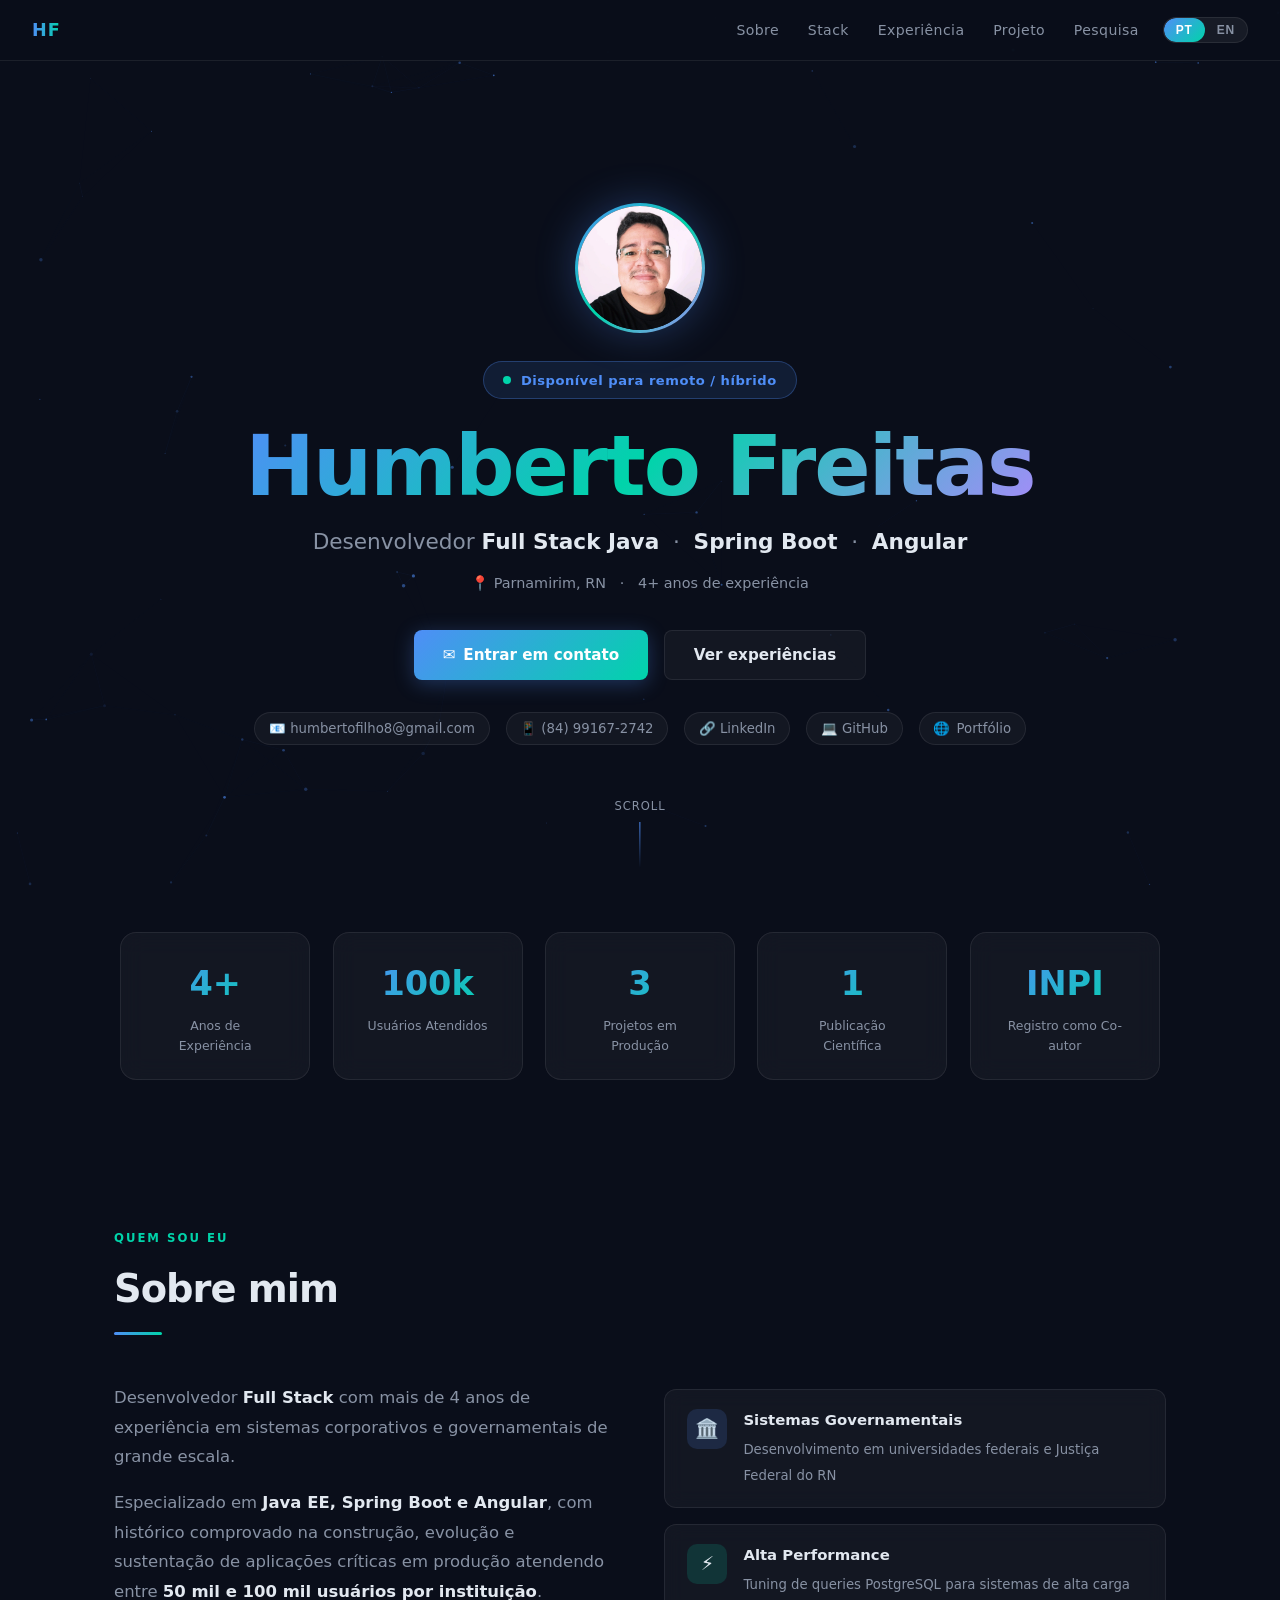
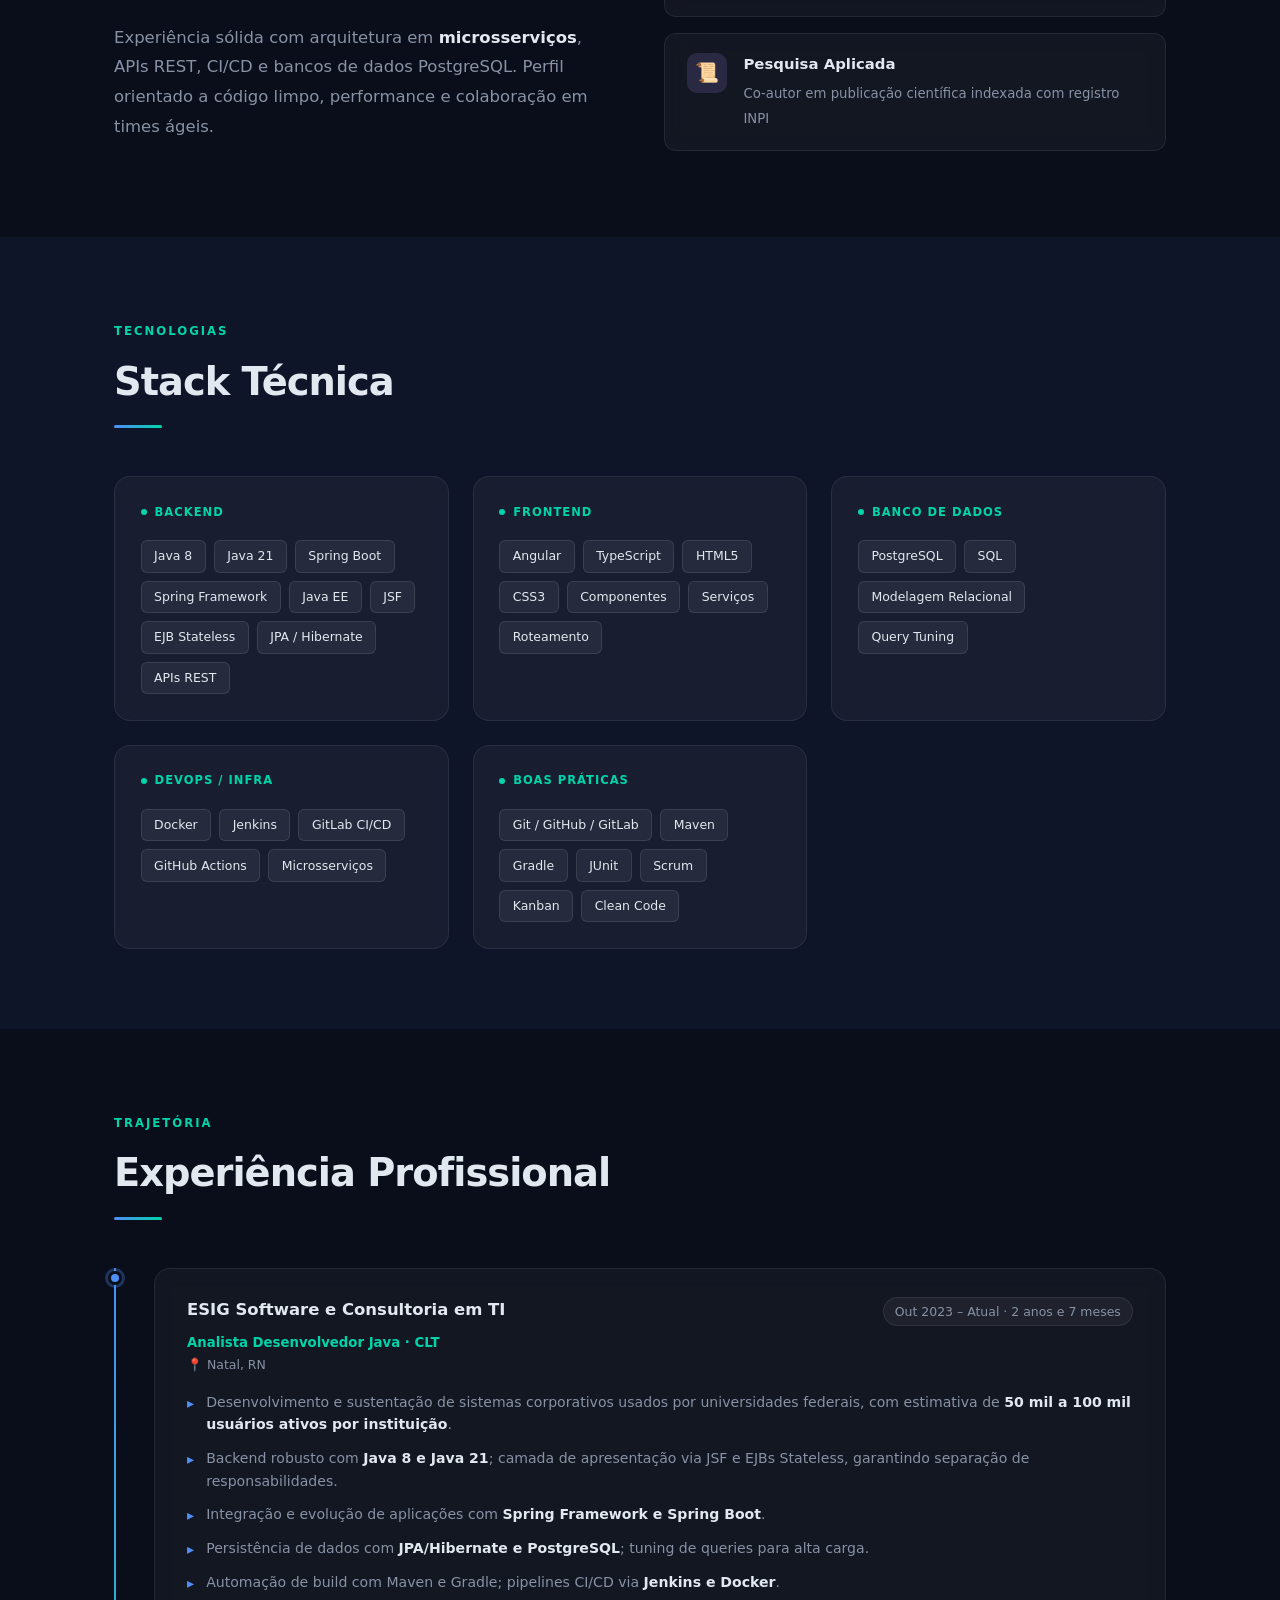
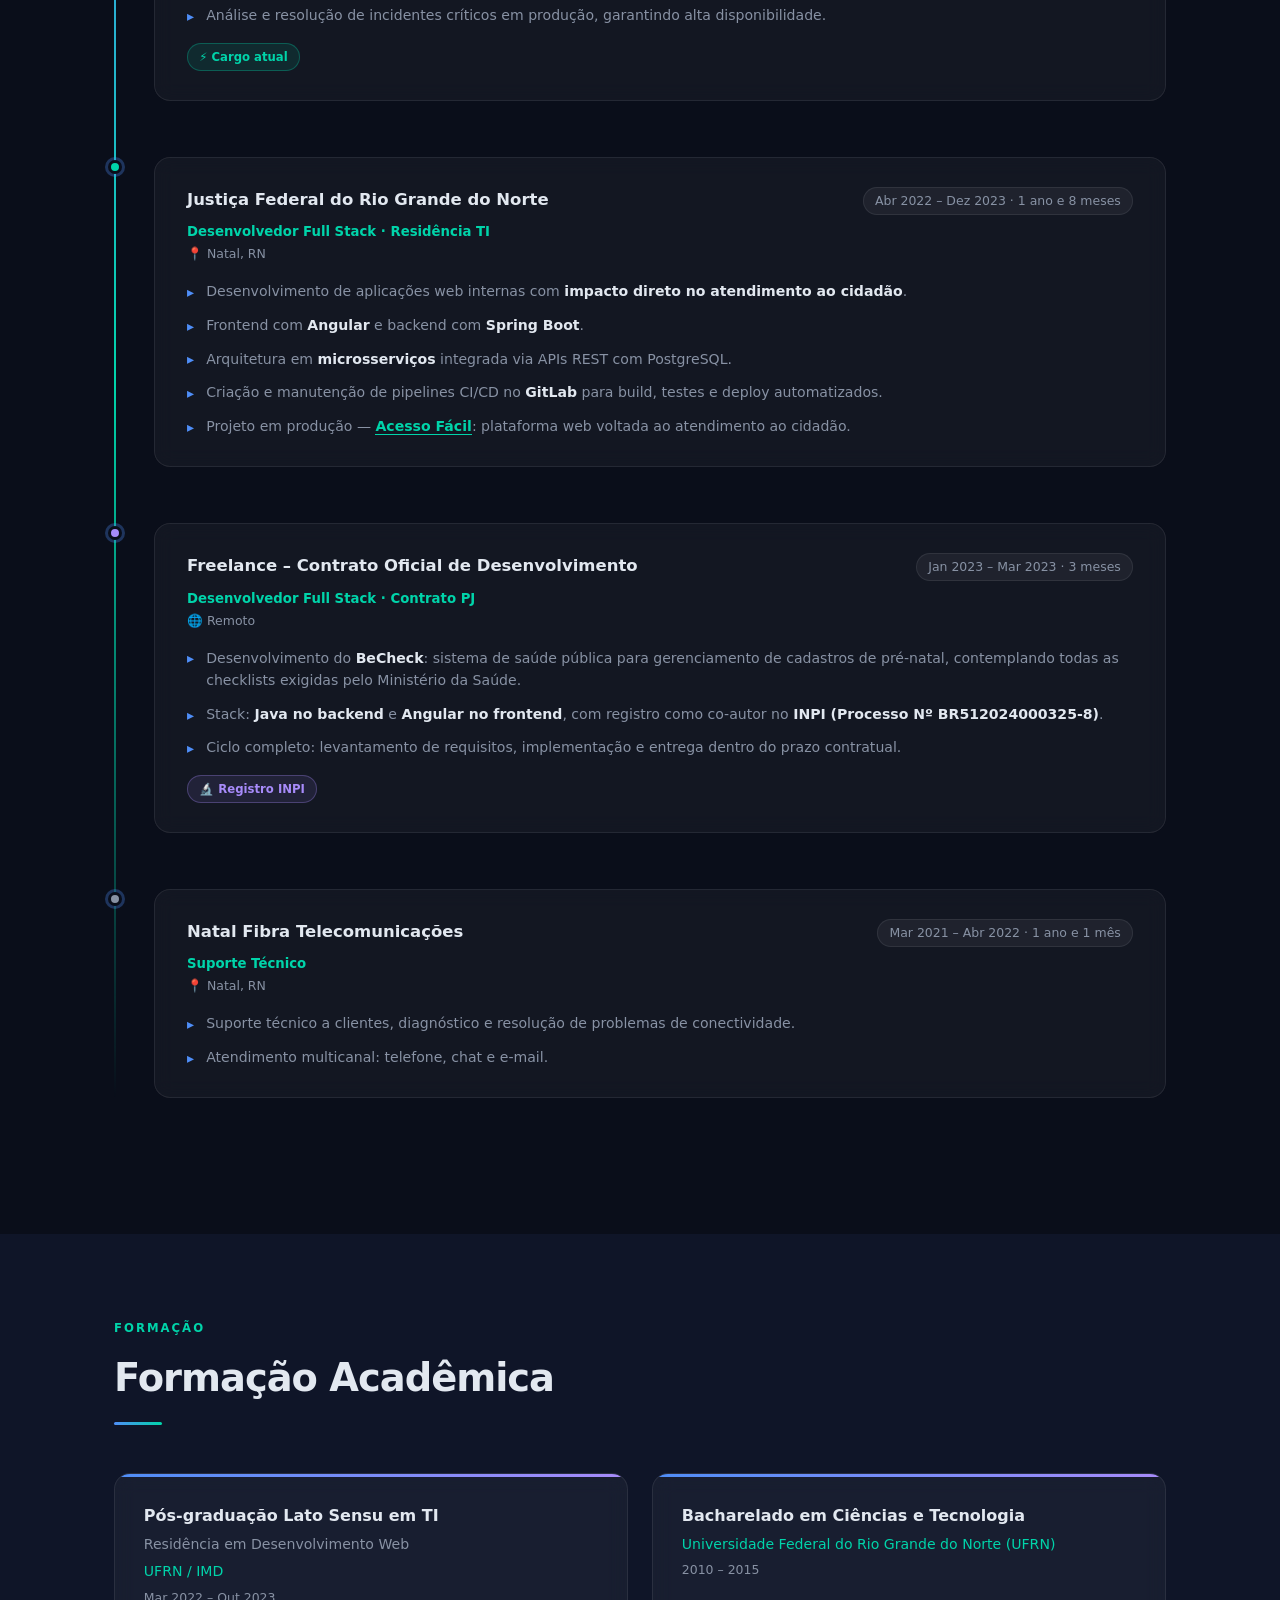
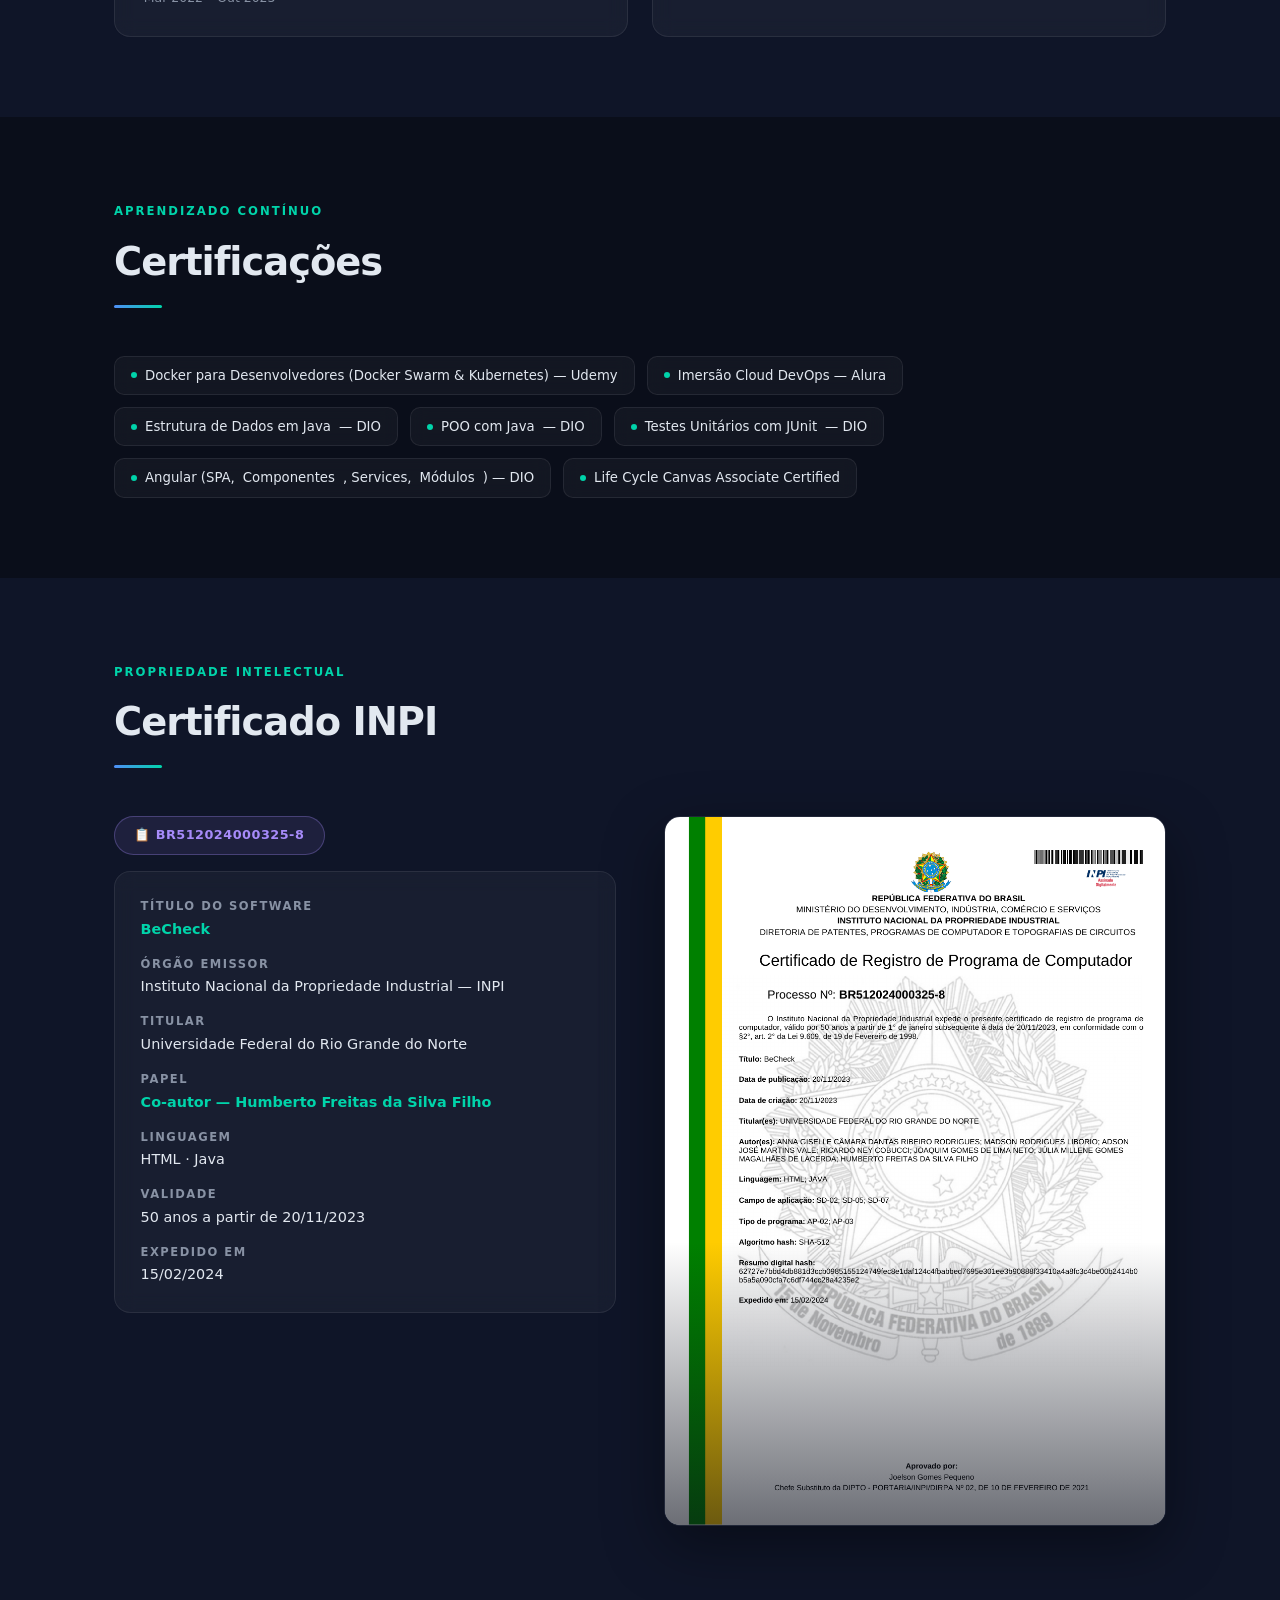
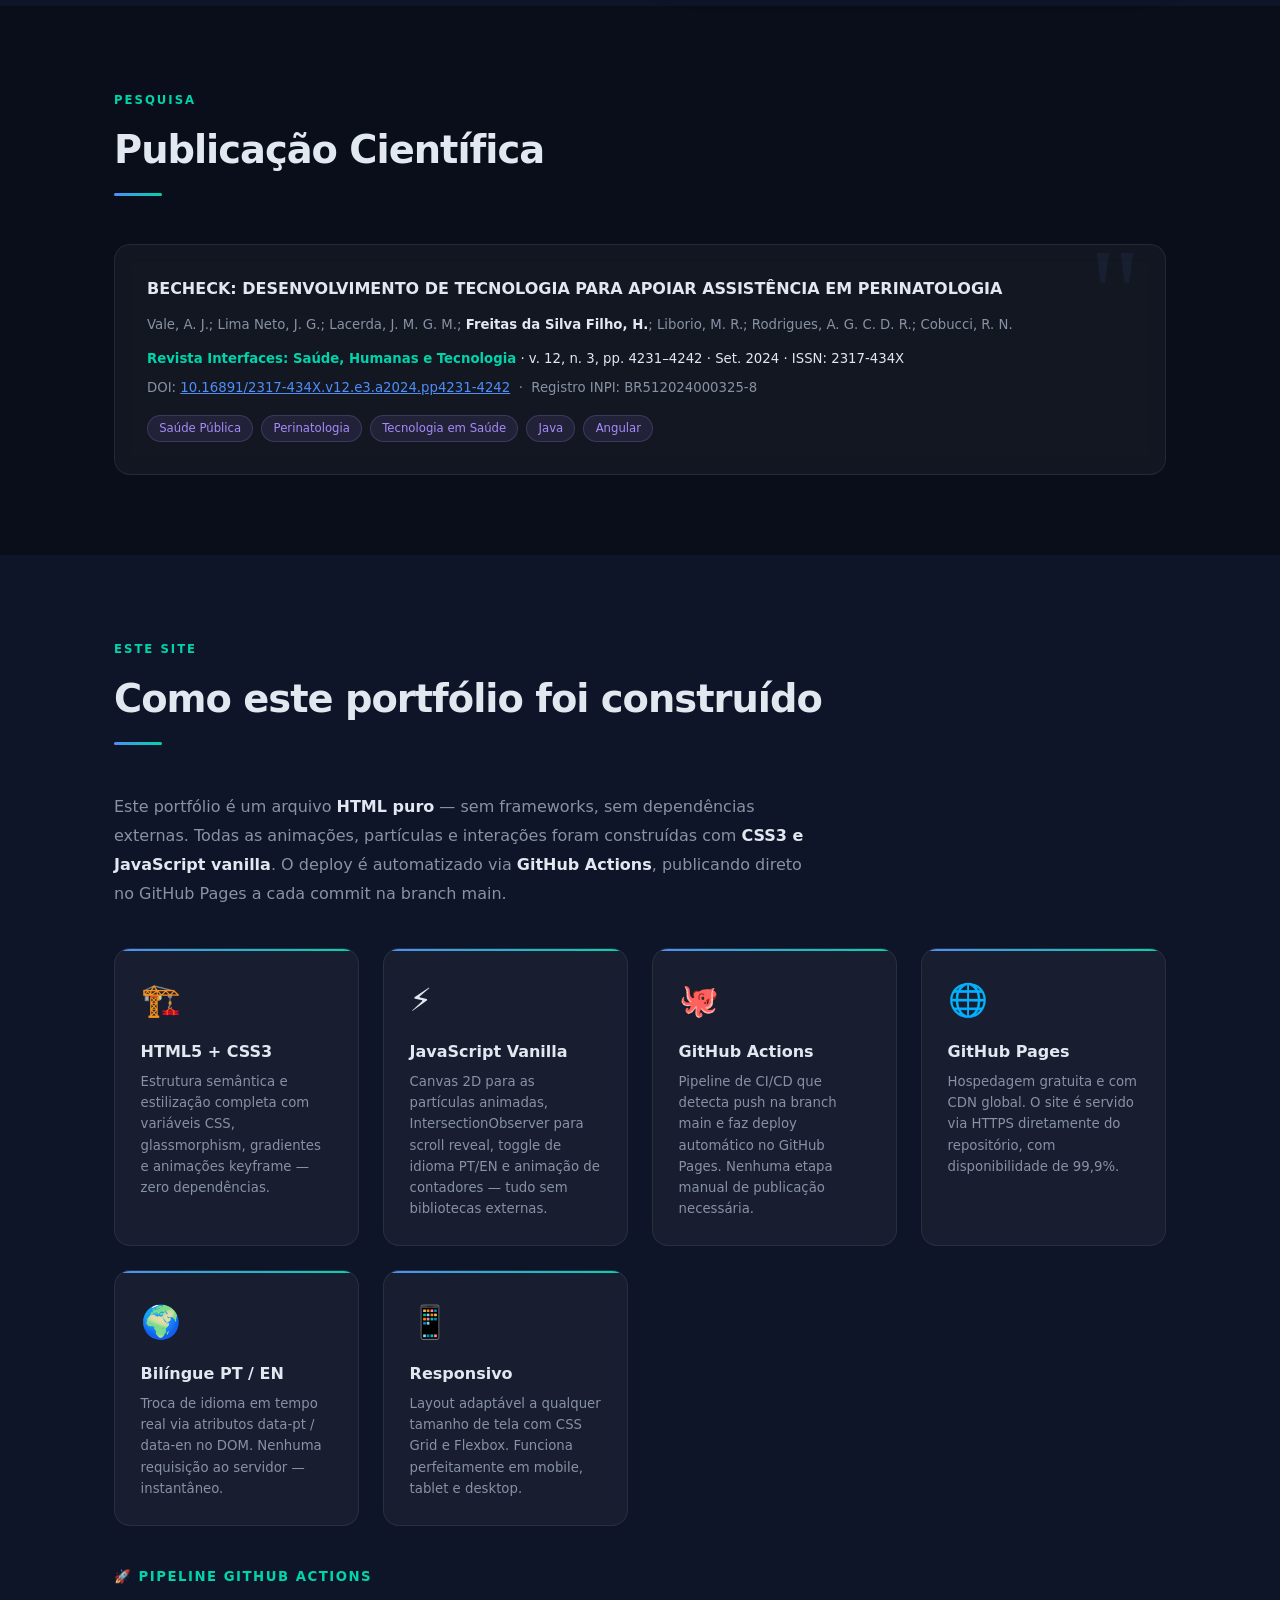
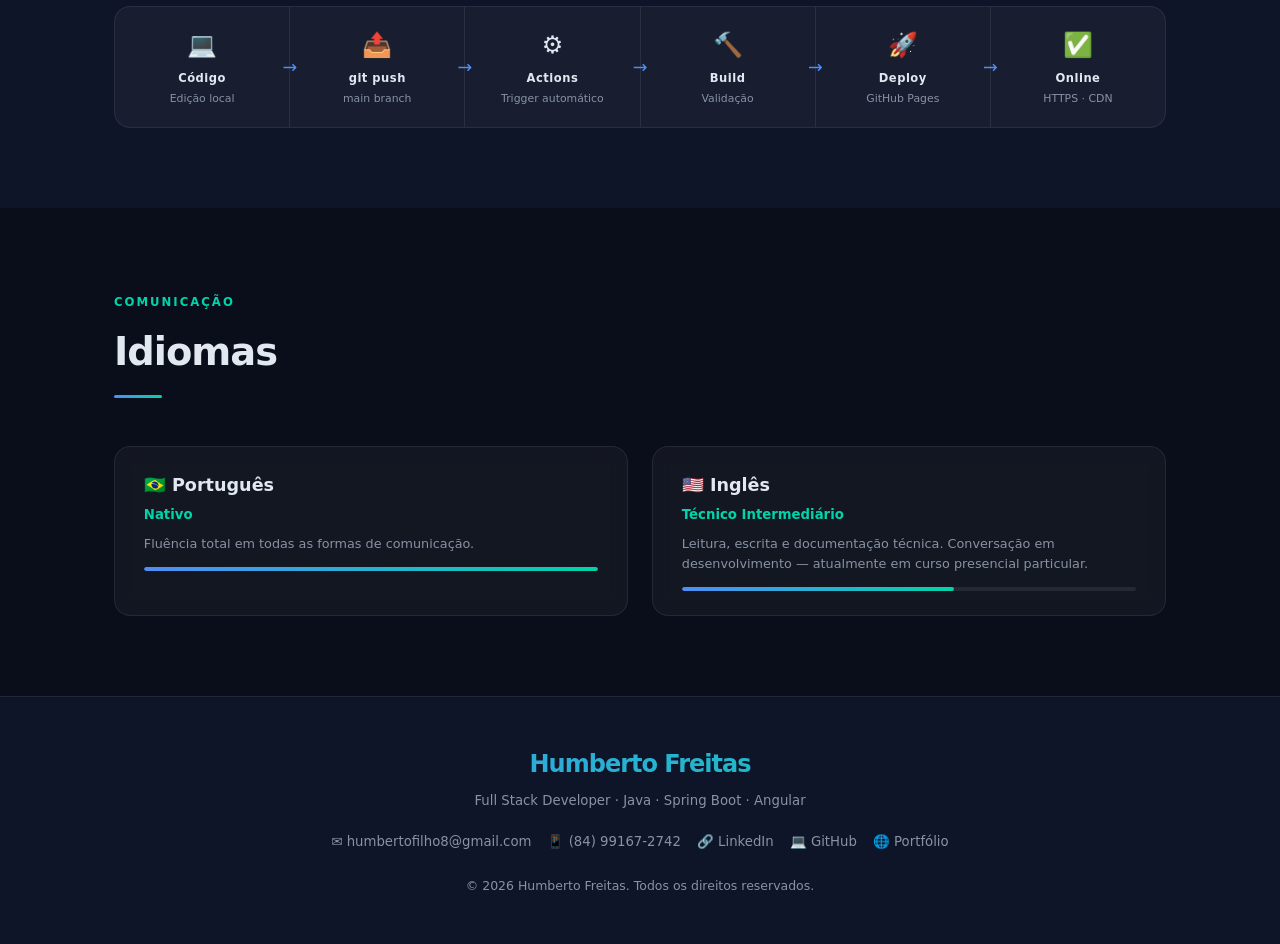
<file: index.html>
<!DOCTYPE html>
<html lang="pt-BR" data-lang="pt">
<head>
  <meta charset="UTF-8" />
  <meta name="viewport" content="width=device-width, initial-scale=1.0" />
  <title>Humberto Freitas | Full Stack Developer</title>
  <style>
    *, *::before, *::after { box-sizing: border-box; margin: 0; padding: 0; }
    :root {
      --bg:      #0a0e1a;
      --bg2:     #0f1528;
      --glass:   rgba(255,255,255,0.04);
      --border:  rgba(255,255,255,0.08);
      --primary: #4f8ef7;
      --accent:  #00d4aa;
      --purple:  #a78bfa;
      --text:    #e2e8f0;
      --muted:   #8892a4;
    }
    html { scroll-behavior: smooth; }
    body {
      font-family: 'Segoe UI', system-ui, -apple-system, sans-serif;
      background: var(--bg); color: var(--text);
      line-height: 1.6; overflow-x: hidden;
    }
    #bg-canvas { position: fixed; inset: 0; z-index: 0; pointer-events: none; }

    /* ── Nav ── */
    nav {
      position: fixed; top: 0; left: 0; right: 0; z-index: 100;
      display: flex; align-items: center; justify-content: space-between;
      padding: 1rem 2rem;
      background: rgba(10,14,26,0.88); backdrop-filter: blur(16px);
      border-bottom: 1px solid var(--border);
    }
    .nav-logo {
      font-weight: 700; font-size: 1.1rem; letter-spacing: 1px;
      background: linear-gradient(90deg, var(--primary), var(--accent));
      -webkit-background-clip: text; -webkit-text-fill-color: transparent;
    }
    .nav-right { display: flex; align-items: center; gap: 1.5rem; }
    .nav-links { display: flex; gap: 1.8rem; list-style: none; }
    .nav-links a {
      color: var(--muted); text-decoration: none; font-size: .88rem;
      letter-spacing: .4px; transition: color .2s;
    }
    .nav-links a:hover { color: var(--accent); }

    /* ── Lang Toggle ── */
    .lang-toggle {
      display: flex; align-items: center; gap: 0;
      background: rgba(255,255,255,.06);
      border: 1px solid var(--border); border-radius: 999px;
      overflow: hidden; cursor: pointer; flex-shrink: 0;
    }
    .lang-btn {
      padding: .3rem .75rem; font-size: .75rem; font-weight: 700;
      letter-spacing: .8px; color: var(--muted);
      background: transparent; border: none; cursor: pointer;
      transition: background .2s, color .2s;
    }
    .lang-btn.active {
      background: linear-gradient(135deg, var(--primary), var(--accent));
      color: #fff; border-radius: 999px;
    }

    /* ── Sections ── */
    section { position: relative; z-index: 1; }

    /* ── Hero ── */
    #hero {
      min-height: 100vh; display: flex; flex-direction: column;
      align-items: center; justify-content: center;
      text-align: center; padding: 7rem 1.5rem 4rem;
    }
    .hero-avatar {
      width: 130px; height: 130px; border-radius: 50%;
      border: 3px solid transparent;
      background: linear-gradient(var(--bg), var(--bg)) padding-box,
                  linear-gradient(135deg, var(--primary), var(--accent), var(--purple)) border-box;
      object-fit: cover; margin-bottom: 1.8rem;
      box-shadow: 0 0 40px rgba(79,142,247,.3);
      animation: fadeDown .5s ease both;
    }
    .hero-badge {
      display: inline-flex; align-items: center; gap: .6rem;
      background: rgba(79,142,247,.12); border: 1px solid rgba(79,142,247,.3);
      color: var(--primary); padding: .45rem 1.2rem;
      border-radius: 999px; font-size: .82rem; font-weight: 600;
      letter-spacing: .5px; width: max-content; max-width: 100%;
      margin: 0 auto 1.5rem auto;
      animation: fadeDown .6s .05s ease both;
    }
    .hero-badge .badge-dot {
      display: inline-block; width: 8px; height: 8px; flex-shrink: 0;
      border-radius: 50%; background: var(--accent); animation: pulse 1.5s infinite;
    }
    .hero-name {
      font-size: clamp(2.8rem, 7vw, 5.2rem); font-weight: 800;
      letter-spacing: -2px; line-height: 1.05;
      animation: fadeDown .7s .1s ease both;
    }
    .hero-name span {
      background: linear-gradient(135deg, var(--primary) 0%, var(--accent) 50%, var(--purple) 100%);
      -webkit-background-clip: text; -webkit-text-fill-color: transparent;
    }
    .hero-title {
      margin-top: .9rem; font-size: clamp(1rem, 2.5vw, 1.35rem);
      color: var(--muted); font-weight: 400;
      animation: fadeDown .7s .2s ease both;
    }
    .hero-title strong { color: var(--text); font-weight: 600; }
    .hero-meta { margin-top: .8rem; font-size: .9rem; color: var(--muted); animation: fadeDown .7s .3s ease both; }
    .hero-cta {
      display: flex; flex-wrap: wrap; gap: 1rem;
      justify-content: center; margin-top: 2.2rem;
      animation: fadeDown .7s .4s ease both;
    }
    .btn {
      display: inline-flex; align-items: center; gap: .5rem;
      padding: .75rem 1.8rem; border-radius: 8px;
      font-size: .95rem; font-weight: 600; text-decoration: none;
      transition: transform .2s, box-shadow .2s; cursor: pointer;
    }
    .btn:hover { transform: translateY(-2px); }
    .btn-primary {
      background: linear-gradient(135deg, var(--primary), var(--accent));
      color: #fff; box-shadow: 0 4px 20px rgba(79,142,247,.3);
    }
    .btn-primary:hover { box-shadow: 0 8px 30px rgba(79,142,247,.45); }
    .btn-outline {
      border: 1px solid var(--border); color: var(--text);
      background: var(--glass); backdrop-filter: blur(8px);
    }
    .btn-outline:hover { border-color: var(--primary); color: var(--primary); }
    .hero-contacts {
      display: flex; flex-wrap: wrap; gap: 1rem;
      justify-content: center; margin-top: 2rem;
      animation: fadeDown .7s .5s ease both;
    }
    .contact-chip {
      display: inline-flex; align-items: center; gap: .4rem;
      color: var(--muted); font-size: .83rem; text-decoration: none;
      padding: .3rem .85rem; border-radius: 999px;
      border: 1px solid var(--border); background: var(--glass);
      transition: color .2s, border-color .2s;
    }
    .contact-chip:hover { color: var(--accent); border-color: var(--accent); }
    .hero-scroll {
      position: absolute; bottom: 2rem; left: 50%; transform: translateX(-50%);
      display: flex; flex-direction: column; align-items: center; gap: .4rem;
      color: var(--muted); font-size: .72rem; letter-spacing: 1px;
      animation: fadeIn 1s 1s both;
    }
    .scroll-line {
      width: 1px; height: 46px;
      background: linear-gradient(to bottom, var(--primary), transparent);
      animation: scrollDrop 1.5s ease-in-out infinite;
    }

    /* ── Stats ── */
    .stats-row {
      display: flex; flex-wrap: wrap; gap: 1.4rem;
      justify-content: center; padding: 2rem 1.5rem 4rem; position: relative; z-index:1;
    }
    .stat-card {
      background: var(--glass); border: 1px solid var(--border);
      border-radius: 16px; padding: 1.5rem 2rem; text-align: center;
      backdrop-filter: blur(12px); flex: 1; min-width: 130px; max-width: 190px;
      transition: transform .25s, border-color .25s;
    }
    .stat-card:hover { transform: translateY(-4px); border-color: var(--primary); }
    .stat-num {
      font-size: 2.1rem; font-weight: 800;
      background: linear-gradient(135deg, var(--primary), var(--accent));
      -webkit-background-clip: text; -webkit-text-fill-color: transparent;
    }
    .stat-label { font-size: .78rem; color: var(--muted); margin-top: .3rem; }

    /* ── Section Wrapper ── */
    .section-wrap { max-width: 1100px; margin: 0 auto; padding: 5rem 1.5rem; }
    .section-head { margin-bottom: 3rem; }
    .section-tag {
      display: inline-block; font-size: .73rem; font-weight: 700;
      letter-spacing: 2px; color: var(--accent); text-transform: uppercase; margin-bottom: .6rem;
    }
    .section-title { font-size: clamp(1.6rem, 4vw, 2.4rem); font-weight: 800; letter-spacing: -1px; }
    .section-line {
      width: 48px; height: 3px; border-radius: 2px;
      background: linear-gradient(90deg, var(--primary), var(--accent)); margin-top: .8rem;
    }

    /* ── About ── */
    #about .about-grid { display: grid; grid-template-columns: 1fr 1fr; gap: 3rem; align-items: center; }
    .about-text p { color: var(--muted); font-size: 1.03rem; line-height: 1.8; margin-bottom: 1rem; }
    .about-text p strong { color: var(--text); }
    .about-highlights { display: flex; flex-direction: column; gap: 1rem; }
    .highlight-card {
      display: flex; align-items: flex-start; gap: 1rem;
      background: var(--glass); border: 1px solid var(--border);
      border-radius: 12px; padding: 1.2rem 1.4rem; backdrop-filter: blur(10px);
      transition: border-color .25s, transform .25s;
    }
    .highlight-card:hover { border-color: var(--primary); transform: translateX(4px); }
    .highlight-icon {
      width: 40px; height: 40px; border-radius: 10px; flex-shrink: 0;
      display: flex; align-items: center; justify-content: center; font-size: 1.2rem;
    }
    .highlight-icon.blue   { background: rgba(79,142,247,.15); }
    .highlight-icon.green  { background: rgba(0,212,170,.15); }
    .highlight-icon.purple { background: rgba(167,139,250,.15); }
    .highlight-info strong { display: block; font-size: .93rem; margin-bottom: .2rem; }
    .highlight-info span   { font-size: .83rem; color: var(--muted); }

    /* ── Skills ── */
    #skills { background: var(--bg2); }
    .skills-grid { display: grid; grid-template-columns: repeat(auto-fit, minmax(280px, 1fr)); gap: 1.5rem; }
    .skill-group {
      background: var(--glass); border: 1px solid var(--border);
      border-radius: 16px; padding: 1.6rem; backdrop-filter: blur(10px);
      transition: border-color .25s, transform .25s;
    }
    .skill-group:hover { border-color: var(--accent); transform: translateY(-4px); }
    .skill-group-title {
      display: flex; align-items: center; gap: .5rem;
      font-size: .72rem; font-weight: 700; letter-spacing: 1px;
      text-transform: uppercase; color: var(--accent);
      margin-bottom: 1.2rem; white-space: nowrap; flex-wrap: nowrap;
    }
    .skill-group-title .dot { width: 6px; height: 6px; flex-shrink: 0; border-radius: 50%; background: var(--accent); }
    .skill-tags { display: flex; flex-wrap: wrap; gap: .5rem; }
    .skill-tag {
      padding: .33rem .78rem; border-radius: 6px; font-size: .78rem; font-weight: 500;
      background: rgba(255,255,255,.06); border: 1px solid rgba(255,255,255,.1); color: var(--text);
      transition: background .2s, border-color .2s, color .2s;
    }
    .skill-tag:hover { background: rgba(79,142,247,.15); border-color: var(--primary); color: var(--primary); }

    /* ── Experience ── */
    .timeline { position: relative; padding-left: 2.5rem; }
    .timeline::before {
      content: ''; position: absolute; left: 0; top: 0; bottom: 0; width: 2px;
      background: linear-gradient(to bottom, var(--primary), var(--accent), transparent);
      border-radius: 2px;
    }
    .tl-item { position: relative; margin-bottom: 3.5rem; }
    .tl-dot {
      position: absolute; left: -2.9rem; top: .2rem;
      width: 14px; height: 14px; border-radius: 50%;
      background: var(--primary); border: 3px solid var(--bg);
      box-shadow: 0 0 0 3px rgba(79,142,247,.3);
    }
    .tl-card {
      background: var(--glass); border: 1px solid var(--border);
      border-radius: 16px; padding: 1.8rem 2rem; backdrop-filter: blur(10px);
      transition: border-color .25s, transform .25s;
    }
    .tl-card:hover { border-color: var(--primary); transform: translateX(6px); }
    .tl-header { display: flex; flex-wrap: wrap; justify-content: space-between; gap: .5rem; }
    .tl-company { font-size: 1.03rem; font-weight: 700; }
    .tl-period {
      font-size: .78rem; color: var(--muted); background: rgba(255,255,255,.05);
      border: 1px solid var(--border); padding: .2rem .7rem; border-radius: 999px;
      white-space: nowrap; align-self: flex-start;
    }
    .tl-role { margin-top: .4rem; font-size: .83rem; font-weight: 600; color: var(--accent); }
    .tl-location { font-size: .78rem; color: var(--muted); margin-bottom: 1rem; margin-top: .1rem; }
    .tl-bullets { list-style: none; display: flex; flex-direction: column; gap: .7rem; }
    .tl-bullets li {
      position: relative; padding-left: 1.2rem;
      font-size: .88rem; color: var(--muted); line-height: 1.6;
    }
    .tl-bullets li::before {
      content: '▸'; color: var(--primary);
      position: absolute; left: 0; top: .05rem;
    }
    .tl-bullets li strong { color: var(--text); }
    .tl-badge {
      display: inline-block; margin-top: 1rem; font-size: .73rem; font-weight: 600;
      padding: .23rem .7rem; border-radius: 999px;
      background: rgba(0,212,170,.1); border: 1px solid rgba(0,212,170,.3); color: var(--accent);
    }

    /* ── Education ── */
    #education { background: var(--bg2); }
    .edu-grid { display: grid; grid-template-columns: repeat(auto-fit, minmax(300px, 1fr)); gap: 1.5rem; }
    .edu-card {
      background: var(--glass); border: 1px solid var(--border);
      border-radius: 16px; padding: 1.8rem; backdrop-filter: blur(10px);
      position: relative; overflow: hidden; transition: border-color .25s, transform .25s;
    }
    .edu-card:hover { border-color: var(--purple); transform: translateY(-4px); }
    .edu-card::before {
      content: ''; position: absolute; top: 0; left: 0; right: 0; height: 3px;
      background: linear-gradient(90deg, var(--primary), var(--purple));
    }
    .edu-degree { font-size: 1rem; font-weight: 700; margin-bottom: .3rem; }
    .edu-school  { font-size: .88rem; color: var(--accent); margin-bottom: .3rem; }
    .edu-period  { font-size: .78rem; color: var(--muted); }

    /* ── Certifications ── */
    .cert-grid { display: flex; flex-wrap: wrap; gap: .75rem; }
    .cert-chip {
      display: flex; align-items: center; gap: .5rem;
      padding: .5rem 1rem; border-radius: 10px;
      background: var(--glass); border: 1px solid var(--border);
      font-size: .83rem; color: var(--text); backdrop-filter: blur(8px);
      transition: border-color .2s, color .2s, transform .2s;
    }
    .cert-chip:hover { border-color: var(--accent); color: var(--accent); transform: translateY(-2px); }
    .cert-dot { width: 6px; height: 6px; border-radius: 50%; background: var(--accent); flex-shrink: 0; }

    /* ── INPI Certificate ── */
    #inpi { background: var(--bg2); }
    .inpi-wrap { display: grid; grid-template-columns: 1fr 1fr; gap: 3rem; align-items: start; }
    .inpi-info { display: flex; flex-direction: column; gap: 1rem; }
    .inpi-badge-row {
      display: inline-flex; align-items: center; gap: .7rem;
      background: rgba(167,139,250,.1); border: 1px solid rgba(167,139,250,.3);
      padding: .5rem 1.2rem; border-radius: 999px; width: fit-content;
    }
    .inpi-badge-row span { font-size: .8rem; font-weight: 700; color: var(--purple); letter-spacing: .5px; }
    .inpi-card {
      background: var(--glass); border: 1px solid var(--border);
      border-radius: 16px; padding: 1.6rem; backdrop-filter: blur(10px);
    }
    .inpi-field { margin-bottom: .9rem; }
    .inpi-field:last-child { margin-bottom: 0; }
    .inpi-label { font-size: .72rem; font-weight: 700; letter-spacing: 1.5px; text-transform: uppercase; color: var(--muted); margin-bottom: .2rem; }
    .inpi-value { font-size: .9rem; color: var(--text); line-height: 1.5; }
    .inpi-value.accent { color: var(--accent); font-weight: 600; }
    .inpi-img-wrap {
      position: relative; border-radius: 16px; overflow: hidden;
      border: 1px solid var(--border);
      box-shadow: 0 20px 60px rgba(0,0,0,.4);
    }
    .inpi-img-wrap img { width: 100%; display: block; }
    .inpi-img-overlay {
      position: absolute; inset: 0;
      background: linear-gradient(to top, rgba(10,14,26,.6) 0%, transparent 40%);
      pointer-events: none;
    }

    /* ── Publication ── */
    #publications { }
    .pub-card {
      background: var(--glass); border: 1px solid var(--border);
      border-radius: 16px; padding: 2rem; backdrop-filter: blur(10px);
      position: relative; overflow: hidden; transition: border-color .25s;
    }
    .pub-card:hover { border-color: var(--accent); }
    .pub-card::before {
      content: '"'; position: absolute; top: -1rem; right: 1.5rem;
      font-size: 8rem; color: rgba(79,142,247,.07); font-family: Georgia, serif; line-height: 1;
    }
    .pub-title  { font-size: 1rem; font-weight: 700; margin-bottom: .8rem; line-height: 1.5; }
    .pub-authors{ font-size: .83rem; color: var(--muted); margin-bottom: .8rem; line-height: 1.6; }
    .pub-journal{ font-size: .83rem; margin-bottom: .5rem; }
    .pub-journal strong { color: var(--accent); }
    .pub-tags { display: flex; flex-wrap: wrap; gap: .5rem; margin-top: 1rem; }
    .pub-tag {
      font-size: .73rem; padding: .2rem .7rem; border-radius: 999px;
      background: rgba(167,139,250,.1); border: 1px solid rgba(167,139,250,.2); color: var(--purple);
    }

    /* ── Built With ── */
    #built-with { background: var(--bg2); }
    .built-intro { color: var(--muted); font-size: 1rem; line-height: 1.8; margin-bottom: 2.5rem; max-width: 700px; }
    .built-intro strong { color: var(--text); }
    .built-grid { display: grid; grid-template-columns: repeat(auto-fit, minmax(240px, 1fr)); gap: 1.5rem; }
    .built-card {
      background: var(--glass); border: 1px solid var(--border);
      border-radius: 16px; padding: 1.6rem; backdrop-filter: blur(10px);
      transition: border-color .25s, transform .25s; position: relative; overflow: hidden;
    }
    .built-card:hover { border-color: var(--primary); transform: translateY(-4px); }
    .built-card::before {
      content: ''; position: absolute; top: 0; left: 0; right: 0; height: 2px;
      background: linear-gradient(90deg, var(--primary), var(--accent));
    }
    .built-icon { font-size: 2rem; margin-bottom: .8rem; }
    .built-name { font-size: 1rem; font-weight: 700; margin-bottom: .4rem; }
    .built-desc { font-size: .83rem; color: var(--muted); line-height: 1.6; }
    .pipeline-wrap { margin-top: 2.5rem; }
    .pipeline-title { font-size: .83rem; font-weight: 700; letter-spacing: 1.5px; text-transform: uppercase; color: var(--accent); margin-bottom: 1.2rem; }
    .pipeline {
      display: flex; align-items: center; flex-wrap: wrap; gap: 0;
      background: var(--glass); border: 1px solid var(--border);
      border-radius: 16px; overflow: hidden;
    }
    .pipe-step {
      flex: 1; min-width: 120px; padding: 1.2rem 1rem; text-align: center;
      position: relative;
    }
    .pipe-step:not(:last-child)::after {
      content: '→'; position: absolute; right: -8px; top: 50%; transform: translateY(-50%);
      color: var(--primary); font-size: 1.1rem; z-index: 2;
    }
    .pipe-step + .pipe-step { border-left: 1px solid var(--border); }
    .pipe-emoji { font-size: 1.5rem; margin-bottom: .3rem; }
    .pipe-label { font-size: .72rem; font-weight: 700; color: var(--text); letter-spacing: .5px; }
    .pipe-sub   { font-size: .68rem; color: var(--muted); margin-top: .15rem; }

    /* ── Languages ── */
    .lang-grid { display: flex; flex-wrap: wrap; gap: 1.5rem; }
    .lang-card {
      flex: 1; min-width: 200px; background: var(--glass); border: 1px solid var(--border);
      border-radius: 16px; padding: 1.5rem 1.8rem; backdrop-filter: blur(10px);
      transition: border-color .25s, transform .25s;
    }
    .lang-card:hover { border-color: var(--primary); transform: translateY(-4px); }
    .lang-name  { font-size: 1.1rem; font-weight: 700; margin-bottom: .3rem; }
    .lang-level { font-size: .83rem; color: var(--accent); font-weight: 600; margin-bottom: .5rem; }
    .lang-desc  { font-size: .8rem; color: var(--muted); }
    .lang-bar   { height: 4px; border-radius: 2px; background: rgba(255,255,255,.08); margin-top: .8rem; overflow: hidden; }
    .lang-fill  { height: 100%; border-radius: 2px; background: linear-gradient(90deg, var(--primary), var(--accent)); }

    /* ── Footer ── */
    footer {
      background: var(--bg2); border-top: 1px solid var(--border);
      padding: 3rem 1.5rem; text-align: center; position: relative; z-index: 1;
    }
    .footer-name {
      font-size: 1.5rem; font-weight: 800; letter-spacing: -1px;
      background: linear-gradient(90deg, var(--primary), var(--accent));
      -webkit-background-clip: text; -webkit-text-fill-color: transparent;
    }
    .footer-links { display: flex; flex-wrap: wrap; gap: 1rem; justify-content: center; margin-top: 1.2rem; }
    .footer-links a { color: var(--muted); text-decoration: none; font-size: .83rem; transition: color .2s; }
    .footer-links a:hover { color: var(--accent); }
    .footer-copy { margin-top: 1.5rem; font-size: .78rem; color: var(--muted); }

    /* ── Animations ── */
    @keyframes fadeDown  { from { opacity:0; transform:translateY(-20px) } to { opacity:1; transform:translateY(0) } }
    @keyframes fadeIn    { from { opacity:0 } to { opacity:1 } }
    @keyframes fadeRight { from { opacity:0; transform:translateX(-20px) } to { opacity:1; transform:translateX(0) } }
    @keyframes pulse     { 0%,100% { opacity:1; transform:scale(1) } 50% { opacity:.5; transform:scale(.8) } }
    @keyframes scrollDrop { 0% { opacity:1; transform:scaleY(1); transform-origin:top } 100% { opacity:0; transform:scaleY(0); transform-origin:top } }
    .js-ready .reveal { opacity:0; transform:translateY(30px); transition:opacity .6s ease, transform .6s ease; }
    .js-ready .reveal.visible { opacity:1; transform:translateY(0); }

    @media (max-width: 900px) {
      #about .about-grid { grid-template-columns: 1fr; }
      .inpi-wrap { grid-template-columns: 1fr; }
    }
    @media (max-width: 768px) {
      nav { padding: 1rem; }
      .nav-links { gap: 1rem; }
      .nav-links a { font-size: .78rem; }
      .tl-header { flex-direction: column; }
      .pipe-step:not(:last-child)::after { display: none; }
    }
    @media (max-width: 560px) {
      .nav-links { display: none; }
    }
  </style>
</head>
<body>
<canvas id="bg-canvas"></canvas>

<!-- ── Nav ── -->
<nav>
  <div class="nav-logo">HF</div>
  <div class="nav-right">
    <ul class="nav-links">
      <li><a href="#about"        data-pt="Sobre"      data-en="About">Sobre</a></li>
      <li><a href="#skills"       data-pt="Stack"      data-en="Stack">Stack</a></li>
      <li><a href="#experience"   data-pt="Experiência" data-en="Experience">Experiência</a></li>
      <li><a href="#built-with"   data-pt="Projeto"    data-en="Project">Projeto</a></li>
      <li><a href="#publications" data-pt="Pesquisa"   data-en="Research">Pesquisa</a></li>
    </ul>
    <div class="lang-toggle">
      <button class="lang-btn active" id="btn-pt" onclick="setLang('pt')">PT</button>
      <button class="lang-btn"        id="btn-en" onclick="setLang('en')">EN</button>
    </div>
  </div>
</nav>

<!-- ── Hero ── -->
<section id="hero">
  <img class="hero-avatar" src="profile-photo.jpg" alt="Humberto Freitas" />

  <div class="hero-badge">
    <span class="badge-dot"></span>
    <span data-pt="Disponível para remoto / híbrido" data-en="Available for remote / hybrid">Disponível para remoto / híbrido</span>
  </div>

  <h1 class="hero-name"><span>Humberto Freitas</span></h1>

  <p class="hero-title">
    <span data-pt="Desenvolvedor" data-en="Full Stack Developer">Desenvolvedor</span>
    <strong> Full Stack Java</strong> &nbsp;·&nbsp;
    <strong>Spring Boot</strong> &nbsp;·&nbsp;
    <strong>Angular</strong>
  </p>

  <p class="hero-meta">
    📍 Parnamirim, RN &nbsp;&nbsp;·&nbsp;&nbsp;
    <span data-pt="4+ anos de experiência" data-en="4+ years of experience">4+ anos de experiência</span>
  </p>

  <div class="hero-cta">
    <a class="btn btn-primary" href="mailto:humbertofilho8@gmail.com">
      ✉ <span data-pt="Entrar em contato" data-en="Get in touch">Entrar em contato</span>
    </a>
    <a class="btn btn-outline" href="#experience">
      <span data-pt="Ver experiências" data-en="See experiences">Ver experiências</span>
    </a>
  </div>

  <div class="hero-contacts">
    <a class="contact-chip" href="mailto:humbertofilho8@gmail.com">📧 humbertofilho8@gmail.com</a>
    <a class="contact-chip" href="tel:+5584991672742">📱 (84) 99167-2742</a>
    <a class="contact-chip" href="https://www.linkedin.com/in/humberto-freitasfilho/" target="_blank">🔗 LinkedIn</a>
    <a class="contact-chip" href="https://github.com/HumbertoFF" target="_blank">💻 GitHub</a>
    <a class="contact-chip" href="#" target="_blank">🌐 <span data-pt="Portfólio" data-en="Portfolio">Portfólio</span></a>
  </div>

  <div class="hero-scroll">
    <p>SCROLL</p><div class="scroll-line"></div>
  </div>
</section>

<!-- ── Stats ── -->
<div class="stats-row">
  <div class="stat-card reveal"><div class="stat-num">4+</div><div class="stat-label" data-pt="Anos de Experiência" data-en="Years of Experience">Anos de Experiência</div></div>
  <div class="stat-card reveal"><div class="stat-num">100k</div><div class="stat-label" data-pt="Usuários Atendidos" data-en="Users Served">Usuários Atendidos</div></div>
  <div class="stat-card reveal"><div class="stat-num">3</div><div class="stat-label" data-pt="Projetos em Produção" data-en="Production Projects">Projetos em Produção</div></div>
  <div class="stat-card reveal"><div class="stat-num">1</div><div class="stat-label" data-pt="Publicação Científica" data-en="Scientific Publication">Publicação Científica</div></div>
  <div class="stat-card reveal"><div class="stat-num">INPI</div><div class="stat-label" data-pt="Registro como Co-autor" data-en="Co-author Registration">Registro como Co-autor</div></div>
</div>

<!-- ── About ── -->
<section id="about">
  <div class="section-wrap">
    <div class="section-head reveal">
      <span class="section-tag" data-pt="Quem sou eu" data-en="Who I am">Quem sou eu</span>
      <h2 class="section-title" data-pt="Sobre mim" data-en="About me">Sobre mim</h2>
      <div class="section-line"></div>
    </div>
    <div class="about-grid">
      <div class="about-text reveal">
        <p data-pt="Desenvolvedor <strong>Full Stack</strong> com mais de 4 anos de experiência em sistemas corporativos e governamentais de grande escala."
           data-en="<strong>Full Stack</strong> Developer with over 4 years of experience in large-scale corporate and government systems.">
          Desenvolvedor <strong>Full Stack</strong> com mais de 4 anos de experiência em sistemas corporativos e governamentais de grande escala.
        </p>
        <p data-pt="Especializado em <strong>Java EE, Spring Boot e Angular</strong>, com histórico comprovado na construção, evolução e sustentação de aplicações críticas em produção atendendo entre <strong>50 mil e 100 mil usuários por instituição</strong>."
           data-en="Specialized in <strong>Java EE, Spring Boot, and Angular</strong>, with a proven track record building, evolving, and maintaining critical production applications serving between <strong>50,000 and 100,000 users per institution</strong>.">
          Especializado em <strong>Java EE, Spring Boot e Angular</strong>, com histórico comprovado na construção, evolução e sustentação de aplicações críticas em produção atendendo entre <strong>50 mil e 100 mil usuários por instituição</strong>.
        </p>
        <p data-pt="Experiência sólida com arquitetura em <strong>microsserviços</strong>, APIs REST, CI/CD e bancos de dados PostgreSQL. Perfil orientado a código limpo, performance e colaboração em times ágeis."
           data-en="Solid experience with <strong>microservices</strong> architecture, REST APIs, CI/CD pipelines, and PostgreSQL databases. Clean code, performance, and agile team collaboration oriented.">
          Experiência sólida com arquitetura em <strong>microsserviços</strong>, APIs REST, CI/CD e bancos de dados PostgreSQL. Perfil orientado a código limpo, performance e colaboração em times ágeis.
        </p>
      </div>
      <div class="about-highlights">
        <div class="highlight-card reveal">
          <div class="highlight-icon blue">🏛️</div>
          <div class="highlight-info">
            <strong data-pt="Sistemas Governamentais" data-en="Government Systems">Sistemas Governamentais</strong>
            <span data-pt="Desenvolvimento em universidades federais e Justiça Federal do RN" data-en="Development at federal universities and Federal Court of RN">Desenvolvimento em universidades federais e Justiça Federal do RN</span>
          </div>
        </div>
        <div class="highlight-card reveal">
          <div class="highlight-icon green">⚡</div>
          <div class="highlight-info">
            <strong data-pt="Alta Performance" data-en="High Performance">Alta Performance</strong>
            <span data-pt="Tuning de queries PostgreSQL para sistemas de alta carga" data-en="PostgreSQL query tuning for high-load systems">Tuning de queries PostgreSQL para sistemas de alta carga</span>
          </div>
        </div>
        <div class="highlight-card reveal">
          <div class="highlight-icon purple">📜</div>
          <div class="highlight-info">
            <strong data-pt="Pesquisa Aplicada" data-en="Applied Research">Pesquisa Aplicada</strong>
            <span data-pt="Co-autor em publicação científica indexada com registro INPI" data-en="Co-author in an indexed scientific publication with INPI registration">Co-autor em publicação científica indexada com registro INPI</span>
          </div>
        </div>
      </div>
    </div>
  </div>
</section>

<!-- ── Skills ── -->
<section id="skills">
  <div class="section-wrap">
    <div class="section-head reveal">
      <span class="section-tag" data-pt="Tecnologias" data-en="Technologies">Tecnologias</span>
      <h2 class="section-title" data-pt="Stack Técnica" data-en="Tech Stack">Stack Técnica</h2>
      <div class="section-line"></div>
    </div>
    <div class="skills-grid">
      <div class="skill-group reveal">
        <div class="skill-group-title"><span class="dot"></span> Backend</div>
        <div class="skill-tags">
          <span class="skill-tag">Java 8</span><span class="skill-tag">Java 21</span>
          <span class="skill-tag">Spring Boot</span><span class="skill-tag">Spring Framework</span>
          <span class="skill-tag">Java EE</span><span class="skill-tag">JSF</span>
          <span class="skill-tag">EJB Stateless</span><span class="skill-tag">JPA / Hibernate</span>
          <span class="skill-tag">APIs REST</span>
        </div>
      </div>
      <div class="skill-group reveal">
        <div class="skill-group-title"><span class="dot"></span> Frontend</div>
        <div class="skill-tags">
          <span class="skill-tag">Angular</span><span class="skill-tag">TypeScript</span>
          <span class="skill-tag">HTML5</span><span class="skill-tag">CSS3</span>
          <span class="skill-tag">Componentes</span><span class="skill-tag">Serviços</span><span class="skill-tag">Roteamento</span>
        </div>
      </div>
      <div class="skill-group reveal">
        <div class="skill-group-title"><span class="dot"></span> <span data-pt="Banco de Dados" data-en="Database">Banco de Dados</span></div>
        <div class="skill-tags">
          <span class="skill-tag">PostgreSQL</span><span class="skill-tag">SQL</span>
          <span class="skill-tag" data-pt="Modelagem Relacional" data-en="Relational Modeling">Modelagem Relacional</span>
          <span class="skill-tag">Query Tuning</span>
        </div>
      </div>
      <div class="skill-group reveal">
        <div class="skill-group-title"><span class="dot"></span> DevOps / Infra</div>
        <div class="skill-tags">
          <span class="skill-tag">Docker</span><span class="skill-tag">Jenkins</span>
          <span class="skill-tag">GitLab CI/CD</span><span class="skill-tag">GitHub Actions</span>
          <span class="skill-tag">Microsserviços</span>
        </div>
      </div>
      <div class="skill-group reveal">
        <div class="skill-group-title"><span class="dot"></span> <span data-pt="Boas Práticas" data-en="Best Practices">Boas Práticas</span></div>
        <div class="skill-tags">
          <span class="skill-tag">Git / GitHub / GitLab</span><span class="skill-tag">Maven</span>
          <span class="skill-tag">Gradle</span><span class="skill-tag">JUnit</span>
          <span class="skill-tag">Scrum</span><span class="skill-tag">Kanban</span><span class="skill-tag">Clean Code</span>
        </div>
      </div>
    </div>
  </div>
</section>

<!-- ── Experience ── -->
<section id="experience">
  <div class="section-wrap">
    <div class="section-head reveal">
      <span class="section-tag" data-pt="Trajetória" data-en="Career Path">Trajetória</span>
      <h2 class="section-title" data-pt="Experiência Profissional" data-en="Professional Experience">Experiência Profissional</h2>
      <div class="section-line"></div>
    </div>
    <div class="timeline">

      <div class="tl-item reveal">
        <div class="tl-dot"></div>
        <div class="tl-card">
          <div class="tl-header">
            <div class="tl-company">ESIG Software e Consultoria em TI</div>
            <div class="tl-period" data-pt="Out 2023 – Atual · 2 anos e 7 meses" data-en="Oct 2023 – Present · 2 years 7 months">Out 2023 – Atual · 2 anos e 7 meses</div>
          </div>
          <div class="tl-role" data-pt="Analista Desenvolvedor Java · CLT" data-en="Java Developer Analyst · Full-time">Analista Desenvolvedor Java · CLT</div>
          <div class="tl-location">📍 Natal, RN</div>
          <ul class="tl-bullets">
            <li data-pt="Desenvolvimento e sustentação de sistemas corporativos usados por universidades federais, com estimativa de <strong>50 mil a 100 mil usuários ativos por instituição</strong>." data-en="Development and maintenance of corporate systems used by federal universities, estimated at <strong>50,000 to 100,000 active users per institution</strong>.">Desenvolvimento e sustentação de sistemas corporativos usados por universidades federais, com estimativa de <strong>50 mil a 100 mil usuários ativos por instituição</strong>.</li>
            <li data-pt="Backend robusto com <strong>Java 8 e Java 21</strong>; camada de apresentação via JSF e EJBs Stateless, garantindo separação de responsabilidades." data-en="Robust backend with <strong>Java 8 and Java 21</strong>; presentation layer via JSF and EJBs Stateless, ensuring separation of concerns.">Backend robusto com <strong>Java 8 e Java 21</strong>; camada de apresentação via JSF e EJBs Stateless, garantindo separação de responsabilidades.</li>
            <li data-pt="Integração e evolução de aplicações com <strong>Spring Framework e Spring Boot</strong>." data-en="Integration and evolution of applications with <strong>Spring Framework and Spring Boot</strong>.">Integração e evolução de aplicações com <strong>Spring Framework e Spring Boot</strong>.</li>
            <li data-pt="Persistência de dados com <strong>JPA/Hibernate e PostgreSQL</strong>; tuning de queries para alta carga." data-en="Data persistence with <strong>JPA/Hibernate and PostgreSQL</strong>; query tuning for high load.">Persistência de dados com <strong>JPA/Hibernate e PostgreSQL</strong>; tuning de queries para alta carga.</li>
            <li data-pt="Automação de build com Maven e Gradle; pipelines CI/CD via <strong>Jenkins e Docker</strong>." data-en="Build automation with Maven and Gradle; CI/CD pipelines via <strong>Jenkins and Docker</strong>.">Automação de build com Maven e Gradle; pipelines CI/CD via <strong>Jenkins e Docker</strong>.</li>
            <li data-pt="Análise e resolução de incidentes críticos em produção, garantindo alta disponibilidade." data-en="Analysis and resolution of critical production incidents, ensuring high availability.">Análise e resolução de incidentes críticos em produção, garantindo alta disponibilidade.</li>
          </ul>
          <span class="tl-badge" data-pt="⚡ Cargo atual" data-en="⚡ Current position">⚡ Cargo atual</span>
        </div>
      </div>

      <div class="tl-item reveal">
        <div class="tl-dot" style="background:var(--accent)"></div>
        <div class="tl-card">
          <div class="tl-header">
            <div class="tl-company" data-pt="Justiça Federal do Rio Grande do Norte" data-en="Federal Court of Rio Grande do Norte">Justiça Federal do Rio Grande do Norte</div>
            <div class="tl-period" data-pt="Abr 2022 – Dez 2023 · 1 ano e 8 meses" data-en="Apr 2022 – Dec 2023 · 1 year 8 months">Abr 2022 – Dez 2023 · 1 ano e 8 meses</div>
          </div>
          <div class="tl-role" data-pt="Desenvolvedor Full Stack · Residência TI" data-en="Full Stack Developer · IT Residency">Desenvolvedor Full Stack · Residência TI</div>
          <div class="tl-location">📍 Natal, RN</div>
          <ul class="tl-bullets">
            <li data-pt="Desenvolvimento de aplicações web internas com <strong>impacto direto no atendimento ao cidadão</strong>." data-en="Development of internal web applications with <strong>direct impact on citizen services</strong>.">Desenvolvimento de aplicações web internas com <strong>impacto direto no atendimento ao cidadão</strong>.</li>
            <li data-pt="Frontend com <strong>Angular</strong> e backend com <strong>Spring Boot</strong>." data-en="Frontend with <strong>Angular</strong> and backend with <strong>Spring Boot</strong>.">Frontend com <strong>Angular</strong> e backend com <strong>Spring Boot</strong>.</li>
            <li data-pt="Arquitetura em <strong>microsserviços</strong> integrada via APIs REST com PostgreSQL." data-en="<strong>Microservices</strong> architecture integrated via REST APIs with PostgreSQL.">Arquitetura em <strong>microsserviços</strong> integrada via APIs REST com PostgreSQL.</li>
            <li data-pt="Criação e manutenção de pipelines CI/CD no <strong>GitLab</strong> para build, testes e deploy automatizados." data-en="Creation and maintenance of CI/CD pipelines in <strong>GitLab</strong> for automated build, test, and deploy.">Criação e manutenção de pipelines CI/CD no <strong>GitLab</strong> para build, testes e deploy automatizados.</li>
            <li data-pt="Projeto em produção — <strong><a href='https://acessofacil.jfrn.jus.br/peticao-cadastro' target='_blank' style='color:var(--accent);text-decoration:none;border-bottom:1px solid var(--accent)'>Acesso Fácil</a></strong>: plataforma web voltada ao atendimento ao cidadão." data-en="Production project — <strong><a href='https://acessofacil.jfrn.jus.br/peticao-cadastro' target='_blank' style='color:var(--accent);text-decoration:none;border-bottom:1px solid var(--accent)'>Acesso Fácil</a></strong>: a web platform for citizen services (Angular + Spring Boot + PostgreSQL).">Projeto em produção — <strong><a href="https://acessofacil.jfrn.jus.br/peticao-cadastro" target="_blank" style="color:var(--accent);text-decoration:none;border-bottom:1px solid var(--accent)">Acesso Fácil</a></strong>: plataforma web voltada ao atendimento ao cidadão.</li>
          </ul>
        </div>
      </div>

      <div class="tl-item reveal">
        <div class="tl-dot" style="background:var(--purple)"></div>
        <div class="tl-card">
          <div class="tl-header">
            <div class="tl-company" data-pt="Freelance – Contrato Oficial de Desenvolvimento" data-en="Freelance – Official Development Contract">Freelance – Contrato Oficial de Desenvolvimento</div>
            <div class="tl-period" data-pt="Jan 2023 – Mar 2023 · 3 meses" data-en="Jan 2023 – Mar 2023 · 3 months">Jan 2023 – Mar 2023 · 3 meses</div>
          </div>
          <div class="tl-role" data-pt="Desenvolvedor Full Stack · Contrato PJ" data-en="Full Stack Developer · Contractor">Desenvolvedor Full Stack · Contrato PJ</div>
          <div class="tl-location">🌐 <span data-pt="Remoto" data-en="Remote">Remoto</span></div>
          <ul class="tl-bullets">
            <li data-pt="Desenvolvimento do <strong>BeCheck</strong>: sistema de saúde pública para gerenciamento de cadastros de pré-natal, contemplando todas as checklists exigidas pelo Ministério da Saúde." data-en="Development of <strong>BeCheck</strong>: a public health system for prenatal record management, covering all checklists required by Brazil's Ministry of Health.">Desenvolvimento do <strong>BeCheck</strong>: sistema de saúde pública para gerenciamento de cadastros de pré-natal, contemplando todas as checklists exigidas pelo Ministério da Saúde.</li>
            <li data-pt="Stack: <strong>Java no backend</strong> e <strong>Angular no frontend</strong>, com registro como co-autor no <strong>INPI (Processo Nº BR512024000325-8)</strong>." data-en="Stack: <strong>Java backend</strong> and <strong>Angular frontend</strong>, registered as co-author at <strong>INPI (Process No. BR512024000325-8)</strong>.">Stack: <strong>Java no backend</strong> e <strong>Angular no frontend</strong>, com registro como co-autor no <strong>INPI (Processo Nº BR512024000325-8)</strong>.</li>
            <li data-pt="Ciclo completo: levantamento de requisitos, implementação e entrega dentro do prazo contratual." data-en="Full cycle: requirements gathering, implementation, and delivery within contractual deadlines.">Ciclo completo: levantamento de requisitos, implementação e entrega dentro do prazo contratual.</li>
          </ul>
          <span class="tl-badge" style="background:rgba(167,139,250,.1);border-color:rgba(167,139,250,.3);color:var(--purple)" data-pt="🔬 Registro INPI" data-en="🔬 INPI Registration">🔬 Registro INPI</span>
        </div>
      </div>

      <div class="tl-item reveal">
        <div class="tl-dot" style="background:var(--muted)"></div>
        <div class="tl-card">
          <div class="tl-header">
            <div class="tl-company">Natal Fibra Telecomunicações</div>
            <div class="tl-period" data-pt="Mar 2021 – Abr 2022 · 1 ano e 1 mês" data-en="Mar 2021 – Apr 2022 · 1 year 1 month">Mar 2021 – Abr 2022 · 1 ano e 1 mês</div>
          </div>
          <div class="tl-role" data-pt="Suporte Técnico" data-en="Technical Support">Suporte Técnico</div>
          <div class="tl-location">📍 Natal, RN</div>
          <ul class="tl-bullets">
            <li data-pt="Suporte técnico a clientes, diagnóstico e resolução de problemas de conectividade." data-en="Technical support to clients, diagnosis and resolution of connectivity issues.">Suporte técnico a clientes, diagnóstico e resolução de problemas de conectividade.</li>
            <li data-pt="Atendimento multicanal: telefone, chat e e-mail." data-en="Multi-channel service: phone, chat, and email.">Atendimento multicanal: telefone, chat e e-mail.</li>
          </ul>
        </div>
      </div>
    </div>
  </div>
</section>

<!-- ── Education ── -->
<section id="education">
  <div class="section-wrap">
    <div class="section-head reveal">
      <span class="section-tag" data-pt="Formação" data-en="Education">Formação</span>
      <h2 class="section-title" data-pt="Formação Acadêmica" data-en="Academic Background">Formação Acadêmica</h2>
      <div class="section-line"></div>
    </div>
    <div class="edu-grid">
      <div class="edu-card reveal">
        <div class="edu-degree" data-pt="Pós-graduação Lato Sensu em TI" data-en="Postgraduate in IT (Lato Sensu)">Pós-graduação Lato Sensu em TI</div>
        <div class="edu-degree" style="font-weight:400;font-size:.88rem;color:var(--muted)" data-pt="Residência em Desenvolvimento Web" data-en="Web Development Residency">Residência em Desenvolvimento Web</div>
        <div class="edu-school">UFRN / IMD</div>
        <div class="edu-period">Mar 2022 – Out 2023</div>
      </div>
      <div class="edu-card reveal">
        <div class="edu-degree" data-pt="Bacharelado em Ciências e Tecnologia" data-en="Bachelor's in Science and Technology">Bacharelado em Ciências e Tecnologia</div>
        <div class="edu-school" data-pt="Universidade Federal do Rio Grande do Norte (UFRN)" data-en="Federal University of Rio Grande do Norte (UFRN)">Universidade Federal do Rio Grande do Norte (UFRN)</div>
        <div class="edu-period">2010 – 2015</div>
      </div>
    </div>
  </div>
</section>

<!-- ── Certifications ── -->
<section id="certifications">
  <div class="section-wrap">
    <div class="section-head reveal">
      <span class="section-tag" data-pt="Aprendizado contínuo" data-en="Continuous Learning">Aprendizado contínuo</span>
      <h2 class="section-title" data-pt="Certificações" data-en="Certifications">Certificações</h2>
      <div class="section-line"></div>
    </div>
    <div class="cert-grid reveal">
      <div class="cert-chip"><span class="cert-dot"></span> Docker para Desenvolvedores (Docker Swarm &amp; Kubernetes) — Udemy</div>
      <div class="cert-chip"><span class="cert-dot"></span> Imersão Cloud DevOps — Alura</div>
      <div class="cert-chip"><span class="cert-dot"></span> <span data-pt="Estrutura de Dados em Java" data-en="Data Structures in Java">Estrutura de Dados em Java</span> — DIO</div>
      <div class="cert-chip"><span class="cert-dot"></span> <span data-pt="POO com Java" data-en="OOP with Java">POO com Java</span> — DIO</div>
      <div class="cert-chip"><span class="cert-dot"></span> <span data-pt="Testes Unitários com JUnit" data-en="Unit Testing with JUnit">Testes Unitários com JUnit</span> — DIO</div>
      <div class="cert-chip"><span class="cert-dot"></span> Angular (SPA, <span data-pt="Componentes" data-en="Components">Componentes</span>, Services, <span data-pt="Módulos" data-en="Modules">Módulos</span>) — DIO</div>
      <div class="cert-chip"><span class="cert-dot"></span> Life Cycle Canvas Associate Certified</div>
    </div>
  </div>
</section>

<!-- ── INPI Certificate ── -->
<section id="inpi">
  <div class="section-wrap">
    <div class="section-head reveal">
      <span class="section-tag" data-pt="Propriedade Intelectual" data-en="Intellectual Property">Propriedade Intelectual</span>
      <h2 class="section-title" data-pt="Certificado INPI" data-en="INPI Certificate">Certificado INPI</h2>
      <div class="section-line"></div>
    </div>
    <div class="inpi-wrap">
      <div class="inpi-info reveal">
        <div class="inpi-badge-row">
          <span>📋 BR512024000325-8</span>
        </div>
        <div class="inpi-card">
          <div class="inpi-field">
            <div class="inpi-label" data-pt="Título do Software" data-en="Software Title">Título do Software</div>
            <div class="inpi-value accent">BeCheck</div>
          </div>
          <div class="inpi-field">
            <div class="inpi-label" data-pt="Órgão Emissor" data-en="Issuing Body">Órgão Emissor</div>
            <div class="inpi-value" data-pt="Instituto Nacional da Propriedade Industrial — INPI" data-en="Brazilian National Institute of Industrial Property — INPI">Instituto Nacional da Propriedade Industrial — INPI</div>
          </div>
          <div class="inpi-field">
            <div class="inpi-label" data-pt="Titular" data-en="Holder">Titular</div>
            <div class="inpi-value" data-pt="Universidade Federal do Rio Grande do Norte" data-en="Federal University of Rio Grande do Norte">Universidade Federal do Rio Grande do Norte</div>
          </div>
          <div class="inpi-field">
            <div class="inpi-label" data-pt="Papel" data-en="Role">Papel</div>
            <div class="inpi-value accent" data-pt="Co-autor — Humberto Freitas da Silva Filho" data-en="Co-author — Humberto Freitas da Silva Filho">Co-autor — Humberto Freitas da Silva Filho</div>
          </div>
          <div class="inpi-field">
            <div class="inpi-label" data-pt="Linguagem" data-en="Language">Linguagem</div>
            <div class="inpi-value">HTML · Java</div>
          </div>
          <div class="inpi-field">
            <div class="inpi-label" data-pt="Validade" data-en="Validity">Validade</div>
            <div class="inpi-value" data-pt="50 anos a partir de 20/11/2023" data-en="50 years from 20/11/2023">50 anos a partir de 20/11/2023</div>
          </div>
          <div class="inpi-field">
            <div class="inpi-label" data-pt="Expedido em" data-en="Issued on">Expedido em</div>
            <div class="inpi-value">15/02/2024</div>
          </div>
        </div>
      </div>
      <div class="inpi-img-wrap reveal">
        <img src="inpi-cert.png" alt="Certificado INPI BeCheck" />
        <div class="inpi-img-overlay"></div>
      </div>
    </div>
  </div>
</section>

<!-- ── Publications ── -->
<section id="publications">
  <div class="section-wrap">
    <div class="section-head reveal">
      <span class="section-tag" data-pt="Pesquisa" data-en="Research">Pesquisa</span>
      <h2 class="section-title" data-pt="Publicação Científica" data-en="Scientific Publication">Publicação Científica</h2>
      <div class="section-line"></div>
    </div>
    <div class="pub-card reveal">
      <div class="pub-title" data-pt="BECHECK: DESENVOLVIMENTO DE TECNOLOGIA PARA APOIAR ASSISTÊNCIA EM PERINATOLOGIA" data-en="BECHECK: TECHNOLOGY DEVELOPMENT TO SUPPORT ASSISTANCE IN PERINATOLOGY">
        BECHECK: DESENVOLVIMENTO DE TECNOLOGIA PARA APOIAR ASSISTÊNCIA EM PERINATOLOGIA
      </div>
      <div class="pub-authors">
        Vale, A. J.; Lima Neto, J. G.; Lacerda, J. M. G. M.;
        <strong style="color:var(--text)">Freitas da Silva Filho, H.</strong>;
        Liborio, M. R.; Rodrigues, A. G. C. D. R.; Cobucci, R. N.
      </div>
      <div class="pub-journal">
        <strong data-pt="Revista Interfaces: Saúde, Humanas e Tecnologia" data-en="Interfaces Journal: Health, Humanities and Technology">Revista Interfaces: Saúde, Humanas e Tecnologia</strong>
        · v. 12, n. 3, pp. 4231–4242 · <span data-pt="Set. 2024" data-en="Sep. 2024">Set. 2024</span> · ISSN: 2317-434X
      </div>
      <div style="font-size:.83rem;color:var(--muted)">
        DOI: <a href="https://doi.org/10.16891/2317-434X.v12.e3.a2024.pp4231-4242" style="color:var(--primary)" target="_blank">10.16891/2317-434X.v12.e3.a2024.pp4231-4242</a>
        &nbsp;·&nbsp; <span data-pt="Registro INPI" data-en="INPI Registration">Registro INPI</span>: BR512024000325-8
      </div>
      <div class="pub-tags">
        <span class="pub-tag" data-pt="Saúde Pública" data-en="Public Health">Saúde Pública</span>
        <span class="pub-tag">Perinatologia</span>
        <span class="pub-tag" data-pt="Tecnologia em Saúde" data-en="Health Technology">Tecnologia em Saúde</span>
        <span class="pub-tag">Java</span>
        <span class="pub-tag">Angular</span>
      </div>
    </div>
  </div>
</section>

<!-- ── Built With ── -->
<section id="built-with">
  <div class="section-wrap">
    <div class="section-head reveal">
      <span class="section-tag" data-pt="Este site" data-en="This site">Este site</span>
      <h2 class="section-title" data-pt="Como este portfólio foi construído" data-en="How this portfolio was built">Como este portfólio foi construído</h2>
      <div class="section-line"></div>
    </div>
    <p class="built-intro reveal"
       data-pt="Este portfólio é um arquivo <strong>HTML puro</strong> — sem frameworks, sem dependências externas. Todas as animações, partículas e interações foram construídas com <strong>CSS3 e JavaScript vanilla</strong>. O deploy é automatizado via <strong>GitHub Actions</strong>, publicando direto no GitHub Pages a cada commit na branch main."
       data-en="This portfolio is a <strong>pure HTML</strong> file — no frameworks, no external dependencies. All animations, particles, and interactions were built with <strong>CSS3 and vanilla JavaScript</strong>. Deployment is automated via <strong>GitHub Actions</strong>, publishing directly to GitHub Pages on every commit to the main branch.">
      Este portfólio é um arquivo <strong>HTML puro</strong> — sem frameworks, sem dependências externas. Todas as animações, partículas e interações foram construídas com <strong>CSS3 e JavaScript vanilla</strong>. O deploy é automatizado via <strong>GitHub Actions</strong>, publicando direto no GitHub Pages a cada commit na branch main.
    </p>
    <div class="built-grid">
      <div class="built-card reveal">
        <div class="built-icon">🏗️</div>
        <div class="built-name">HTML5 + CSS3</div>
        <div class="built-desc" data-pt="Estrutura semântica e estilização completa com variáveis CSS, glassmorphism, gradientes e animações keyframe — zero dependências." data-en="Semantic structure and full styling with CSS variables, glassmorphism, gradients and keyframe animations — zero dependencies.">Estrutura semântica e estilização completa com variáveis CSS, glassmorphism, gradientes e animações keyframe — zero dependências.</div>
      </div>
      <div class="built-card reveal">
        <div class="built-icon">⚡</div>
        <div class="built-name">JavaScript Vanilla</div>
        <div class="built-desc" data-pt="Canvas 2D para as partículas animadas, IntersectionObserver para scroll reveal, toggle de idioma PT/EN e animação de contadores — tudo sem bibliotecas externas." data-en="Canvas 2D for animated particles, IntersectionObserver for scroll reveal, PT/EN language toggle and counter animations — all without external libraries.">Canvas 2D para as partículas animadas, IntersectionObserver para scroll reveal, toggle de idioma PT/EN e animação de contadores — tudo sem bibliotecas externas.</div>
      </div>
      <div class="built-card reveal">
        <div class="built-icon">🐙</div>
        <div class="built-name">GitHub Actions</div>
        <div class="built-desc" data-pt="Pipeline de CI/CD que detecta push na branch main e faz deploy automático no GitHub Pages. Nenhuma etapa manual de publicação necessária." data-en="CI/CD pipeline that detects pushes to the main branch and automatically deploys to GitHub Pages. No manual publishing step required.">Pipeline de CI/CD que detecta push na branch main e faz deploy automático no GitHub Pages. Nenhuma etapa manual de publicação necessária.</div>
      </div>
      <div class="built-card reveal">
        <div class="built-icon">🌐</div>
        <div class="built-name">GitHub Pages</div>
        <div class="built-desc" data-pt="Hospedagem gratuita e com CDN global. O site é servido via HTTPS diretamente do repositório, com disponibilidade de 99,9%." data-en="Free hosting with global CDN. The site is served via HTTPS directly from the repository, with 99.9% availability.">Hospedagem gratuita e com CDN global. O site é servido via HTTPS diretamente do repositório, com disponibilidade de 99,9%.</div>
      </div>
      <div class="built-card reveal">
        <div class="built-icon">🌍</div>
        <div class="built-name" data-pt="Bilíngue PT / EN" data-en="Bilingual PT / EN">Bilíngue PT / EN</div>
        <div class="built-desc" data-pt="Troca de idioma em tempo real via atributos data-pt / data-en no DOM. Nenhuma requisição ao servidor — instantâneo." data-en="Real-time language switching via data-pt / data-en attributes in the DOM. No server requests — instantaneous.">Troca de idioma em tempo real via atributos data-pt / data-en no DOM. Nenhuma requisição ao servidor — instantâneo.</div>
      </div>
      <div class="built-card reveal">
        <div class="built-icon">📱</div>
        <div class="built-name">Responsivo</div>
        <div class="built-desc" data-pt="Layout adaptável a qualquer tamanho de tela com CSS Grid e Flexbox. Funciona perfeitamente em mobile, tablet e desktop." data-en="Layout adapts to any screen size with CSS Grid and Flexbox. Works perfectly on mobile, tablet, and desktop.">Layout adaptável a qualquer tamanho de tela com CSS Grid e Flexbox. Funciona perfeitamente em mobile, tablet e desktop.</div>
      </div>
    </div>

    <!-- CI/CD Pipeline visual -->
    <div class="pipeline-wrap reveal">
      <div class="pipeline-title" data-pt="🚀 Pipeline GitHub Actions" data-en="🚀 GitHub Actions Pipeline">🚀 Pipeline GitHub Actions</div>
      <div class="pipeline">
        <div class="pipe-step">
          <div class="pipe-emoji">💻</div>
          <div class="pipe-label" data-pt="Código" data-en="Code">Código</div>
          <div class="pipe-sub" data-pt="Edição local" data-en="Local edit">Edição local</div>
        </div>
        <div class="pipe-step">
          <div class="pipe-emoji">📤</div>
          <div class="pipe-label">git push</div>
          <div class="pipe-sub">main branch</div>
        </div>
        <div class="pipe-step">
          <div class="pipe-emoji">⚙️</div>
          <div class="pipe-label">Actions</div>
          <div class="pipe-sub" data-pt="Trigger automático" data-en="Auto trigger">Trigger automático</div>
        </div>
        <div class="pipe-step">
          <div class="pipe-emoji">🔨</div>
          <div class="pipe-label">Build</div>
          <div class="pipe-sub" data-pt="Validação" data-en="Validation">Validação</div>
        </div>
        <div class="pipe-step">
          <div class="pipe-emoji">🚀</div>
          <div class="pipe-label">Deploy</div>
          <div class="pipe-sub">GitHub Pages</div>
        </div>
        <div class="pipe-step">
          <div class="pipe-emoji">✅</div>
          <div class="pipe-label" data-pt="Online" data-en="Live">Online</div>
          <div class="pipe-sub">HTTPS · CDN</div>
        </div>
      </div>
    </div>
  </div>
</section>

<!-- ── Languages ── -->
<section id="languages">
  <div class="section-wrap">
    <div class="section-head reveal">
      <span class="section-tag" data-pt="Comunicação" data-en="Communication">Comunicação</span>
      <h2 class="section-title" data-pt="Idiomas" data-en="Languages">Idiomas</h2>
      <div class="section-line"></div>
    </div>
    <div class="lang-grid">
      <div class="lang-card reveal">
        <div class="lang-name">🇧🇷 Português</div>
        <div class="lang-level" data-pt="Nativo" data-en="Native">Nativo</div>
        <div class="lang-desc" data-pt="Fluência total em todas as formas de comunicação." data-en="Full fluency in all forms of communication.">Fluência total em todas as formas de comunicação.</div>
        <div class="lang-bar"><div class="lang-fill" style="width:100%"></div></div>
      </div>
      <div class="lang-card reveal">
        <div class="lang-name">🇺🇸 Inglês</div>
        <div class="lang-level" data-pt="Técnico Intermediário" data-en="Intermediate Technical">Técnico Intermediário</div>
        <div class="lang-desc" data-pt="Leitura, escrita e documentação técnica. Conversação em desenvolvimento — atualmente em curso presencial particular." data-en="Reading, writing, and technical documentation. Conversational English in development — currently attending private in-person classes.">Leitura, escrita e documentação técnica. Conversação em desenvolvimento — atualmente em curso presencial particular.</div>
        <div class="lang-bar"><div class="lang-fill" style="width:60%"></div></div>
      </div>
    </div>
  </div>
</section>

<!-- ── Footer ── -->
<footer>
  <div class="footer-name">Humberto Freitas</div>
  <p style="color:var(--muted);font-size:.83rem;margin-top:.4rem">
    Full Stack Developer · Java · Spring Boot · Angular
  </p>
  <div class="footer-links">
    <a href="mailto:humbertofilho8@gmail.com">✉ humbertofilho8@gmail.com</a>
    <a href="tel:+5584991672742">📱 (84) 99167-2742</a>
    <a href="https://www.linkedin.com/in/humberto-freitasfilho/" target="_blank">🔗 LinkedIn</a>
    <a href="https://github.com/HumbertoFF" target="_blank">💻 GitHub</a>
    <a href="https://humbertoff.github.io/PortfolioGit/" target="_blank">🌐 <span data-pt="Portfólio" data-en="Portfolio">Portfólio</span></a>
  </div>
  <p class="footer-copy">© 2026 Humberto Freitas. <span data-pt="Todos os direitos reservados." data-en="All rights reserved.">Todos os direitos reservados.</span></p>
</footer>

<script>
/* ── Language Toggle ─────────────────────────────── */
function setLang(lang) {
  document.documentElement.setAttribute('data-lang', lang);
  document.getElementById('btn-pt').classList.toggle('active', lang === 'pt');
  document.getElementById('btn-en').classList.toggle('active', lang === 'en');

  document.querySelectorAll('[data-pt]').forEach(el => {
    const val = el.getAttribute('data-' + lang);
    if (!val) return;
    if (el.tagName === 'A' || el.tagName === 'SPAN' || el.tagName === 'BUTTON') {
      el.textContent = val;
    } else {
      el.innerHTML = val;
    }
  });
}

/* ── Particle Canvas ─────────────────────────────── */
(function() {
  const canvas = document.getElementById('bg-canvas');
  const ctx = canvas.getContext('2d');
  let W, H, particles;
  function resize() { W = canvas.width = window.innerWidth; H = canvas.height = window.innerHeight; }
  function init() {
    resize();
    particles = Array.from({length:70}, () => ({
      x: Math.random()*W, y: Math.random()*H,
      r: Math.random()*1.5+0.3,
      dx: (Math.random()-.5)*.3, dy: (Math.random()-.5)*.3,
      alpha: Math.random()*.5+.1
    }));
  }
  function draw() {
    ctx.clearRect(0,0,W,H);
    for (let i=0;i<particles.length;i++) {
      for (let j=i+1;j<particles.length;j++) {
        const dx=particles[i].x-particles[j].x, dy=particles[i].y-particles[j].y;
        const dist=Math.sqrt(dx*dx+dy*dy);
        if (dist<130) {
          ctx.beginPath();
          ctx.strokeStyle=`rgba(79,142,247,${.08*(1-dist/130)})`;
          ctx.lineWidth=.5;
          ctx.moveTo(particles[i].x,particles[i].y);
          ctx.lineTo(particles[j].x,particles[j].y);
          ctx.stroke();
        }
      }
    }
    particles.forEach(p => {
      ctx.beginPath(); ctx.arc(p.x,p.y,p.r,0,Math.PI*2);
      ctx.fillStyle=`rgba(79,142,247,${p.alpha})`; ctx.fill();
      p.x+=p.dx; p.y+=p.dy;
      if(p.x<0||p.x>W) p.dx*=-1;
      if(p.y<0||p.y>H) p.dy*=-1;
    });
    requestAnimationFrame(draw);
  }
  window.addEventListener('resize', resize);
  init(); draw();
})();

/* ── Scroll Reveal ───────────────────────────────── */
(function() {
  document.documentElement.classList.add('js-ready');
  const io = new IntersectionObserver(entries => {
    entries.forEach((e,i) => {
      if(e.isIntersecting) { setTimeout(()=>e.target.classList.add('visible'),i*80); io.unobserve(e.target); }
    });
  }, {threshold:0.08});
  document.querySelectorAll('.reveal').forEach(el => io.observe(el));
})();

/* ── Nav highlight ───────────────────────────────── */
(function() {
  rSelectorAll('section[id]');
  const links = document.querySelectorAll('.nav-links a');
  const io2 = new IntersectionObserver(entries => {
    entries.forEach(e => {
      if (e.isIntersecting) {
        links.forEach(a => a.classList.toggle('active',
          a.getAttribute('href') === '#' + e.target.id));
      }
    });
  }, { rootMargin: '-40% 0px -60% 0px' });
  sections.forEach(s => io2.observe(s));
})();
</script>
</body>
</html>
</file>
